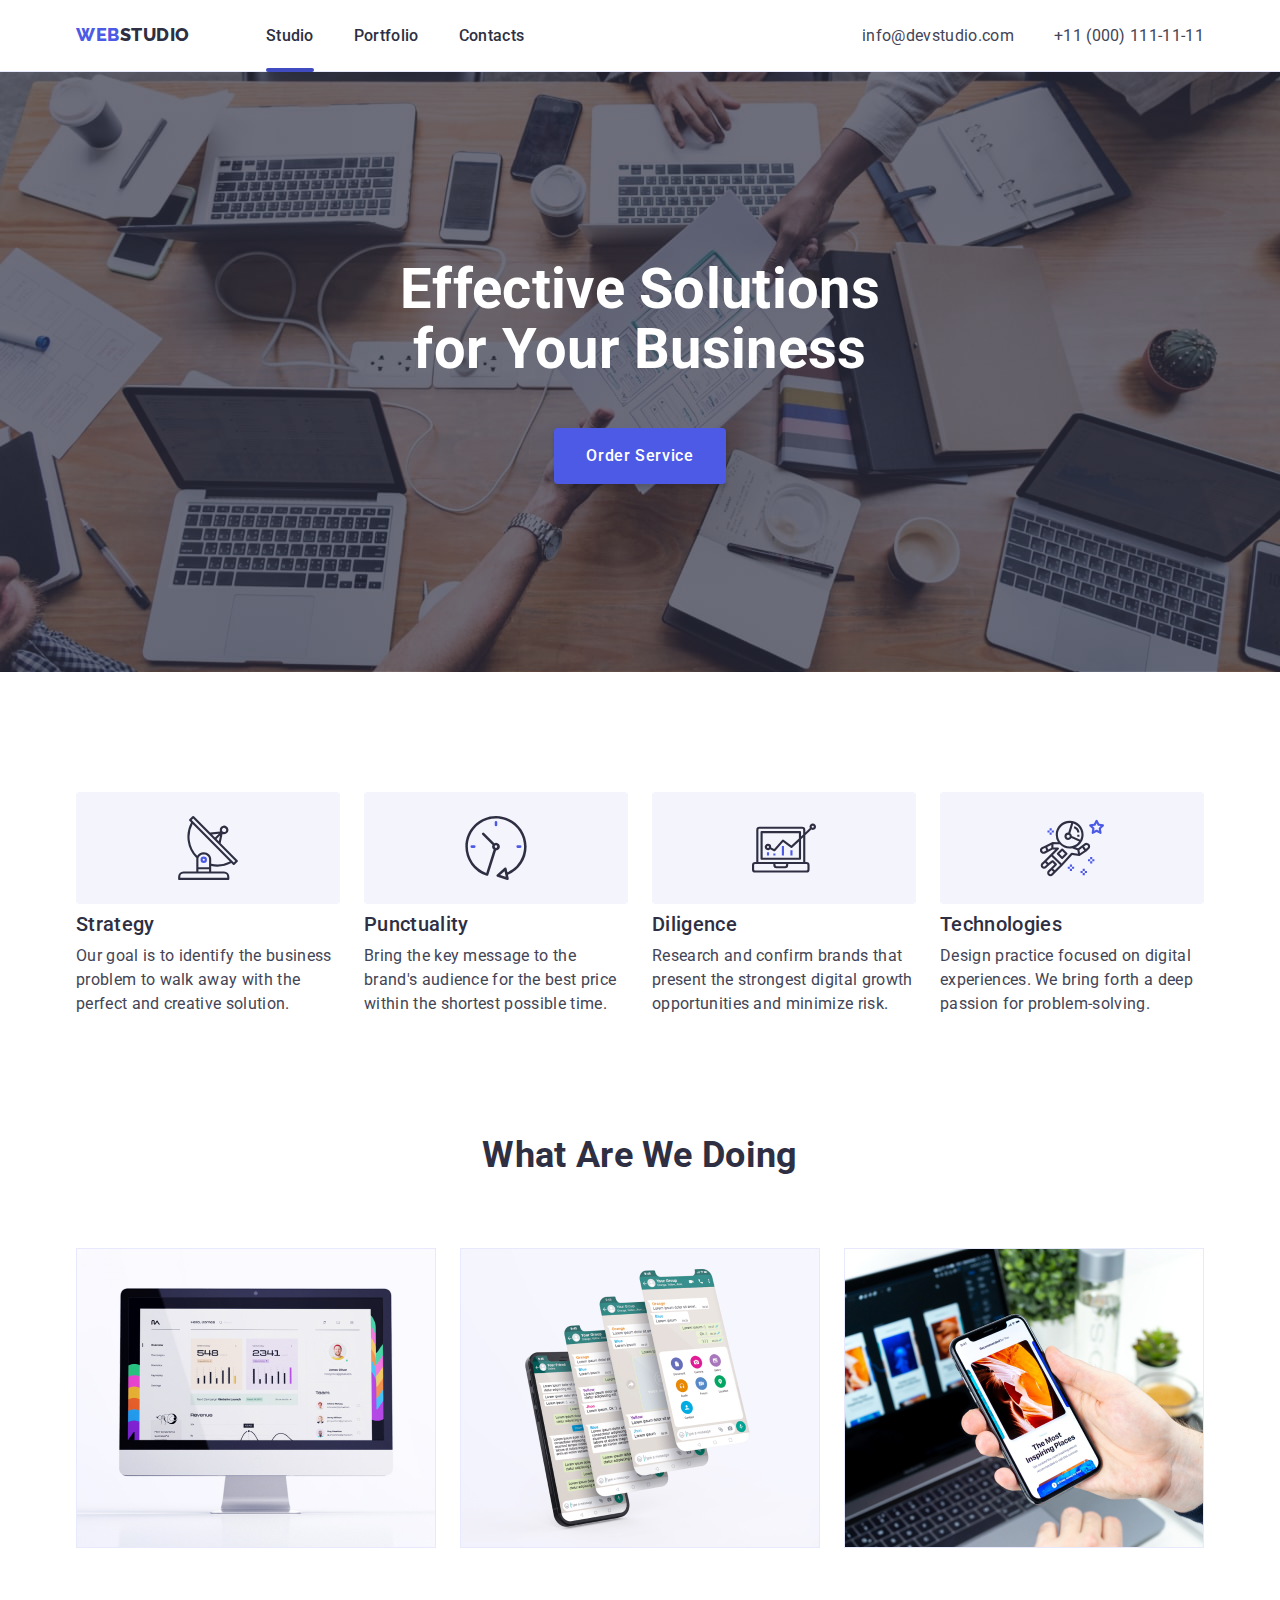
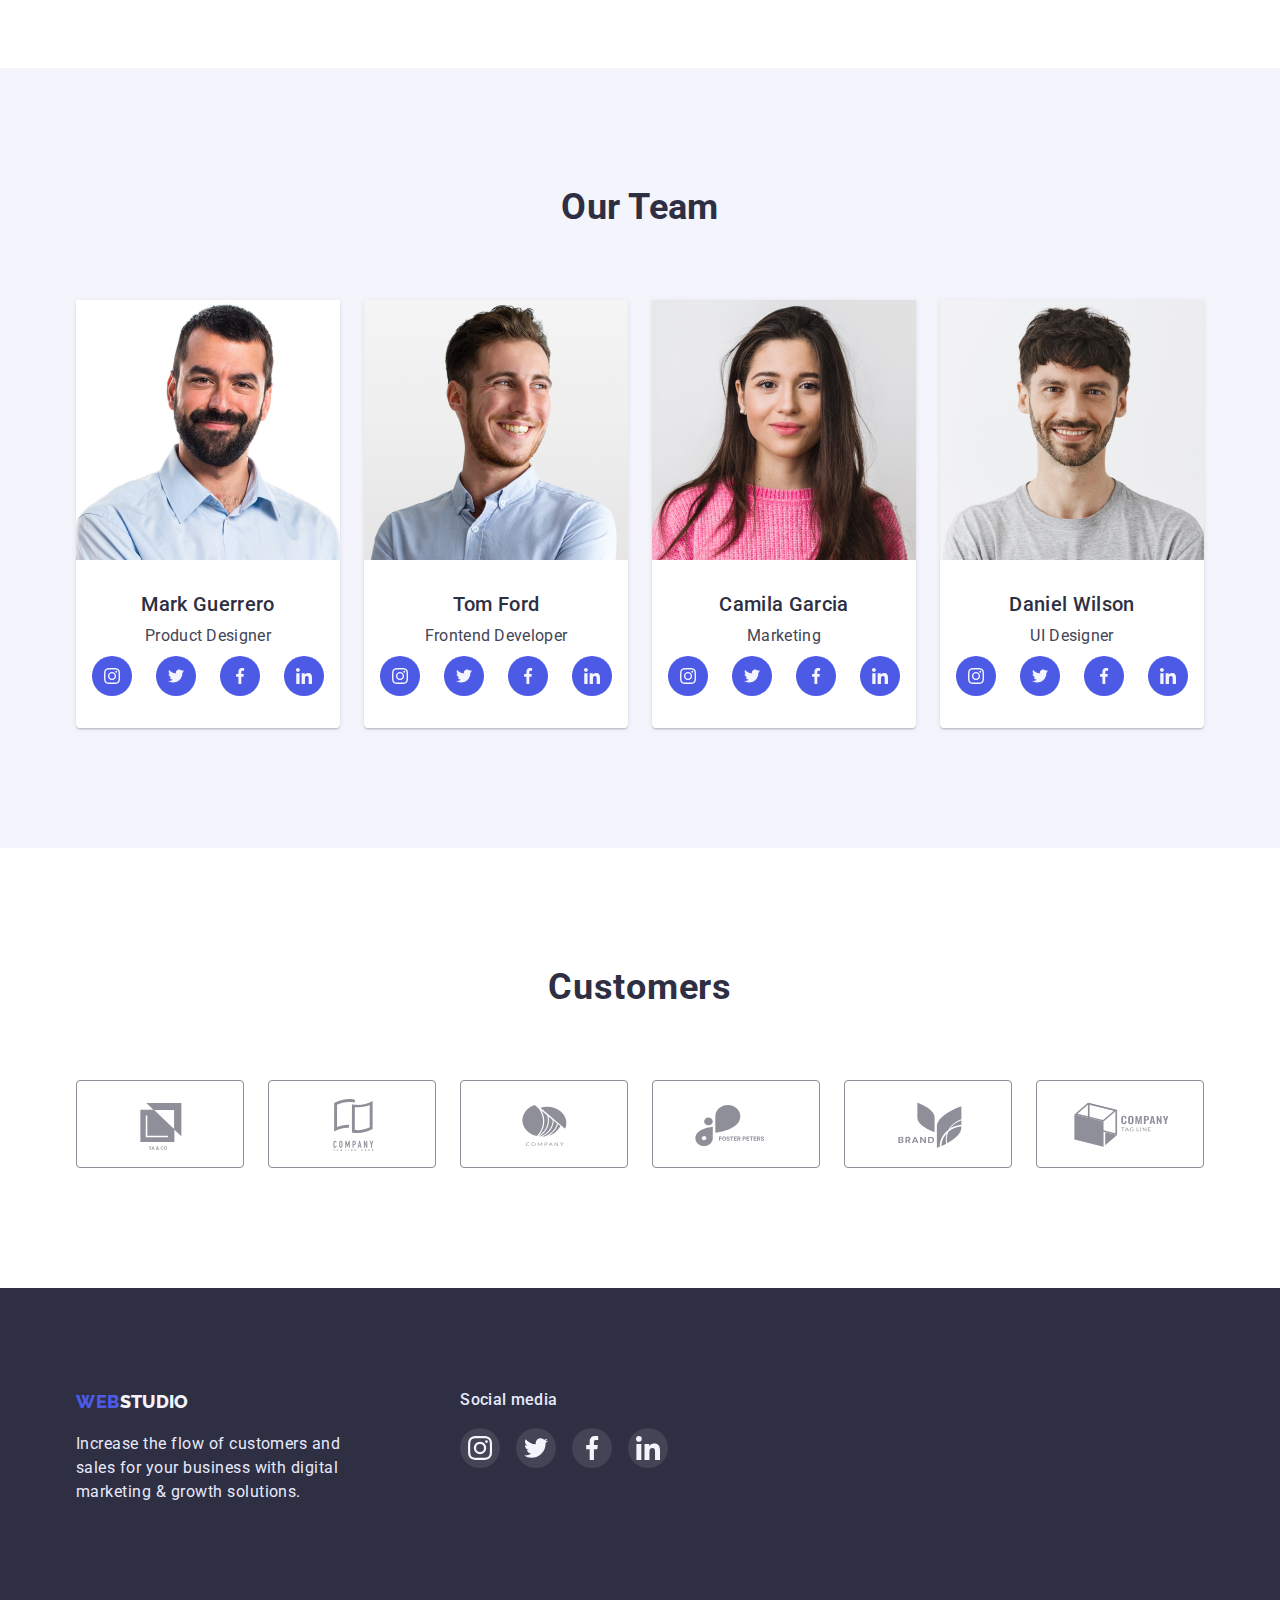
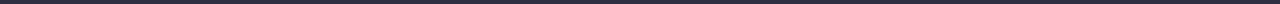
<file: index.html>
<!DOCTYPE html>
<html lang="en">
  <head>
    <title>WebStudio</title>
    <meta charset="UTF-8" />
    <meta http-equiv="X-UA-Compatible" content="IE=edge" />
    <meta name="viewport" content="width=device-width, initial-scale=1.0" />
    <link rel="preconnect" href="https://fonts.googleapis.com">
    <link rel="preconnect" href="https://fonts.gstatic.com" crossorigin>
    <link href="https://fonts.googleapis.com/css2?family=Montserrat:wght@200;300;400;500;600&family=Roboto:wght@100;300;400;500;700&display=swap" rel="stylesheet">
    <link rel="preconnect" href="https://fonts.googleapis.com">
    <link rel="preconnect" href="https://fonts.gstatic.com" crossorigin>
    <link href="https://fonts.googleapis.com/css2?family=Montserrat:wght@200;300;400;500;600&family=Raleway:wght@200;300;400;500;600;700;800&family=Roboto:wght@100;300;400;500;700&display=swap" rel="stylesheet">
    <link href="https://cdn.jsdelivr.net/npm/modern-normalize@1.1.0/modern-normalize.min.css" rel="stylesheet">
    <!-- <link rel="stylesheet" href="./css/reset.css"> -->
    <link rel="stylesheet" href="./css/styles.css">
  </head>
  <body>
    <header class="header">
        <div class="container">
          <nav>
            <a href="./index.html" class="logo"><span class="web">web</span><span class="studio">studio</span></a>

            <ul class="site_nav">
              <li class="line"><a href="./index.html">Studio</a></li>
              <li><a href="./portfolio.html" class="portfolio">Portfolio</a></li>
              <li><a href="">Contacts</a></li>
            </ul>
          </nav>
          <address class="address">
            <ul class="contact_info">
              <li class="email"><a href="mailto:info@devstudio.com">info@devstudio.com</a></li>
              <li class="phone_number"><a href="tel:+110001111111">+11 (000) 111-11-11</a></li>
            </ul>
          </address>
        </div>
    </header>
    
    <main>
      <!-- Section Hero -->
      <section class="hero section">
        <div class="container">
          <h1 class="hero_h1">Effective Solutions<br> for Your Business</h1>
          <button type="button" class="order_button" data_modal_open><span class="order_text">Order Service</span></button>
        </div>
        </section>
      <!-------------->

      <!-- Section1 -->
      <section class="section features-sect">
        <div class="container">
          <h2 class="visually_hidden">Features</h2>
          <ul class="features_ul">
            <li class="feature">
              <div class="icon_bg">
                <svg>
                  <use href="./images/icons.svg#icon-antenna" width="64" height="64">
                  </use>
                </svg>
              </div>
              <h3>Strategy</h3>
              <p>
                Our goal is to identify the business problem to walk away with the
                perfect and creative solution.
              </p>
            </li>
            <li class="feature">
              <div class="icon_bg">
                <svg>
                  <use href="./images/icons.svg#icon-clock" width="64" height="64">
                  </use>
                </svg>
              </div>
              <h3>Punctuality</h3>
              <p>
                Bring the key message to the brand's audience for the best price
                within the shortest possible time.
              </p>
            </li>
            <li class="feature">
              <div class="icon_bg">
                <svg>
                  <use href="./images/icons.svg#icon-diagram" width="64" height="64">
                  </use>
                </svg>
              </div>
              <h3>Diligence</h3>
              <p>
                Research and confirm brands that present the strongest digital
                growth opportunities and minimize risk.
              </p>
            </li>
            <li class="feature">
              <div class="icon_bg">
                <svg>
                  <use href="./images/icons.svg#icon-astronaut" width="64" height="64">
                  </use>
                </svg>
              </div>
              <h3>Technologies</h3>
              <p>
                Design practice focused on digital experiences. We bring forth a
                deep passion for problem-solving.
              </p>
            </li>
          </ul>
        </div>
      </section>
      <!-------------->

      <!-- Section2 -->
      <section class="examples_section section">
        <div class="container">
          <h2>What are we doing</h2>
          <ul class="examples">
            <li><img src="./images/img_1.jpg" alt="img_1" width="360"></li>
            <li><img src="./images/img_2.jpg" alt="img_2" width="360"></li>
            <li><img src="./images/img_3.jpg" alt="img_3" width="360"></li>
          </ul>
        </div>
      </section>
      <!-------------->

      <!-- Section3 -->
      <!-- Team Cards -->
      <section class="team_section section">
        <div class="container">
          <h2>Our Team</h2>
          <ul class="team_section_ul">

            <li class="team_card">
              <img src="./images/team_card_1.jpg" alt="Mark_Guerrero" width="264">
              <div class="team_txt">
                <h3>Mark Guerrero</h3>
                <p>Product Designer</p>
                <ul class="social_media_lnk">
                  <li>
                    <a href="#">
                      <svg>
                        <use href="./images/icons.svg#icon-instagram"></use>
                      </svg>
                    </a>
                  </li>
                  <li>
                    <a href="#">
                      <svg>
                        <use href="./images/icons.svg#icon-twitter"></use>
                      </svg>
                    </a>
                  </li>
                  <li>
                    <a href="#">
                      <svg>
                        <use href="./images/icons.svg#icon-facebook"></use>
                      </svg>
                    </a>
                  </li>
                  <li>
                    <a href="#">
                      <svg>
                        <use href="./images/icons.svg#icon-linkedin"></use>
                      </svg>
                    </a>
                    </a>
                  </li>
                </ul>
              </div>
              
            </li>
            <li class="team_card">

              <img src="./images/team_card_2.jpg" alt="Tom_Ford" width="264">

              <div class="team_txt">
                <h3>Tom Ford</h3>
                <p>Frontend Developer</p>
                <ul class="social_media_lnk">
                  <li>
                    <a href="#">
                      <svg>
                        <use href="./images/icons.svg#icon-instagram"></use>
                      </svg>
                    </a>
                  </li>
                  <li>
                    <a href="#">
                      <svg>
                        <use href="./images/icons.svg#icon-twitter"></use>
                      </svg>
                    </a>
                  </li>
                  <li>
                    <a href="#">
                      <svg>
                        <use href="./images/icons.svg#icon-facebook"></use>
                      </svg>
                    </a>
                  </li>
                  <li>
                    <a href="#">
                      <svg>
                        <use href="./images/icons.svg#icon-linkedin"></use>
                      </svg>
                    </a>
                    </a>
                  </li>
                </ul>
            </div>

            </li>

            <li class="team_card">
              <img src="./images/team_card_3.jpg" alt="Camila_Garcia" width="264">

              <div class="team_txt">
                <h3>Camila Garcia</h3>
                <p>Marketing</p>
                <ul class="social_media_lnk">
                  <li>
                    <a href="#">
                      <svg>
                        <use href="./images/icons.svg#icon-instagram"></use>
                      </svg>
                    </a>
                  </li>
                  <li>
                    <a href="#">
                      <svg>
                        <use href="./images/icons.svg#icon-twitter"></use>
                      </svg>
                    </a>
                  </li>
                  <li>
                    <a href="#">
                      <svg>
                        <use href="./images/icons.svg#icon-facebook"></use>
                      </svg>
                    </a>
                  </li>
                  <li>
                    <a href="#">
                      <svg>
                        <use href="./images/icons.svg#icon-linkedin"></use>
                      </svg>
                    </a>
                    </a>
                  </li>
                </ul>
            </div>

            </li>

            <li class="team_card">
              <img src="./images/team_card_4.jpg" alt="Daniel_Wilson" width="264">

              <div class="team_txt">
                <h3>Daniel Wilson</h3>
                <p>UI Designer</p>
                <ul class="social_media_lnk">
                  <li>
                    <a href="#">
                      <svg>
                        <use href="./images/icons.svg#icon-instagram"></use>
                      </svg>
                    </a>
                  </li>
                  <li>
                    <a href="#">
                      <svg>
                        <use href="./images/icons.svg#icon-twitter"></use>
                      </svg>
                    </a>
                  </li>
                  <li>
                    <a href="#">
                      <svg>
                        <use href="./images/icons.svg#icon-facebook"></use>
                      </svg>
                    </a>
                  </li>
                  <li>
                    <a href="#">
                      <svg>
                        <use href="./images/icons.svg#icon-linkedin"></use>
                      </svg>
                    </a>
                    </a>
                  </li>
                </ul>
            </div>

            </li>
          </ul>
        </div>
      </section>
      <section class="section customers">
            <div class="container">
                <h2>Customers</h2>
                <ul class="customers_list">
                    <li>
                        <a href="#">
                            <svg>
                                <use href="./images/icons.svg#icon-logo_1"></use>
                            </svg>
                        </a>
                    </li>
                    <li>
                        <a href="#">
                            <svg>
                                <use href="./images/icons.svg#icon-logo_2"></use>
                            </svg>
                        </a>
                    </li>
                    <li>
                        <a href="#">
                            <svg>
                                <use href="./images/icons.svg#icon-logo_3"></use>
                            </svg>
                        </a>
                    </li>
                    <li>
                        <a href="#">
                            <svg>
                                <use href="./images/icons.svg#icon-logo_4"></use>
                            </svg>
                        </a>
                    </li>
                    <li>
                        <a href="#">
                            <svg>
                                <use href="./images/icons.svg#icon-logo_5"></use>
                            </svg>
                        </a>
                    </li>
                    <li>
                        <a href="#">
                            <svg>
                                <use href="./images/icons.svg#icon-logo_6"></use>
                            </svg>
                        </a>
                    </li>
                </ul>
            </div>
        </section>
      <!-------------->
    </main>

    <footer class="footer">
      <!-- Footer -->
      <div class="container footer_cont">
        <div>
          <a class="logo" href="./index.html"><span class="web">web</span><span class="studio_white">studio</span></a>
          <p class="footer_txt">
            Increase the flow of customers and<br> sales for your business with digital<br>
            marketing & growth solutions.
          </p>
        </div>
        <div>
          <p class="s_m">Social media</p>
          <ul class="dark_social_media_lnk">
            <li>
              <a href="#">
                <svg>
                  <use href="./images/icons.svg#icon-instagram"></use>
                </svg>
              </a>
            </li>
            <li>
              <a href="#">
                <svg>
                  <use href="./images/icons.svg#icon-twitter"></use>
                </svg>
              </a>
            </li>
            <li>
              <a href="#">
                <svg>
                  <use href="./images/icons.svg#icon-facebook"></use>
                </svg>
              </a>
            </li>
            <li>
              <a href="#">
                <svg>
                  <use href="./images/icons.svg#icon-linkedin"></use>
                </svg>
              </a>
            </li>
          </ul>
        </div>
      </div>
    </footer>

    <div class="overlay is_hidden" data_modal>
      <div class="modal">
          <button class="close" data_modal_close><svg>
                  <use href="./images/icons.svg#icon-close"></use>
              </svg></button>
      </div>
  </div>
  <script src="./js/modal.js"></script>

  </body>
</html>
</file>
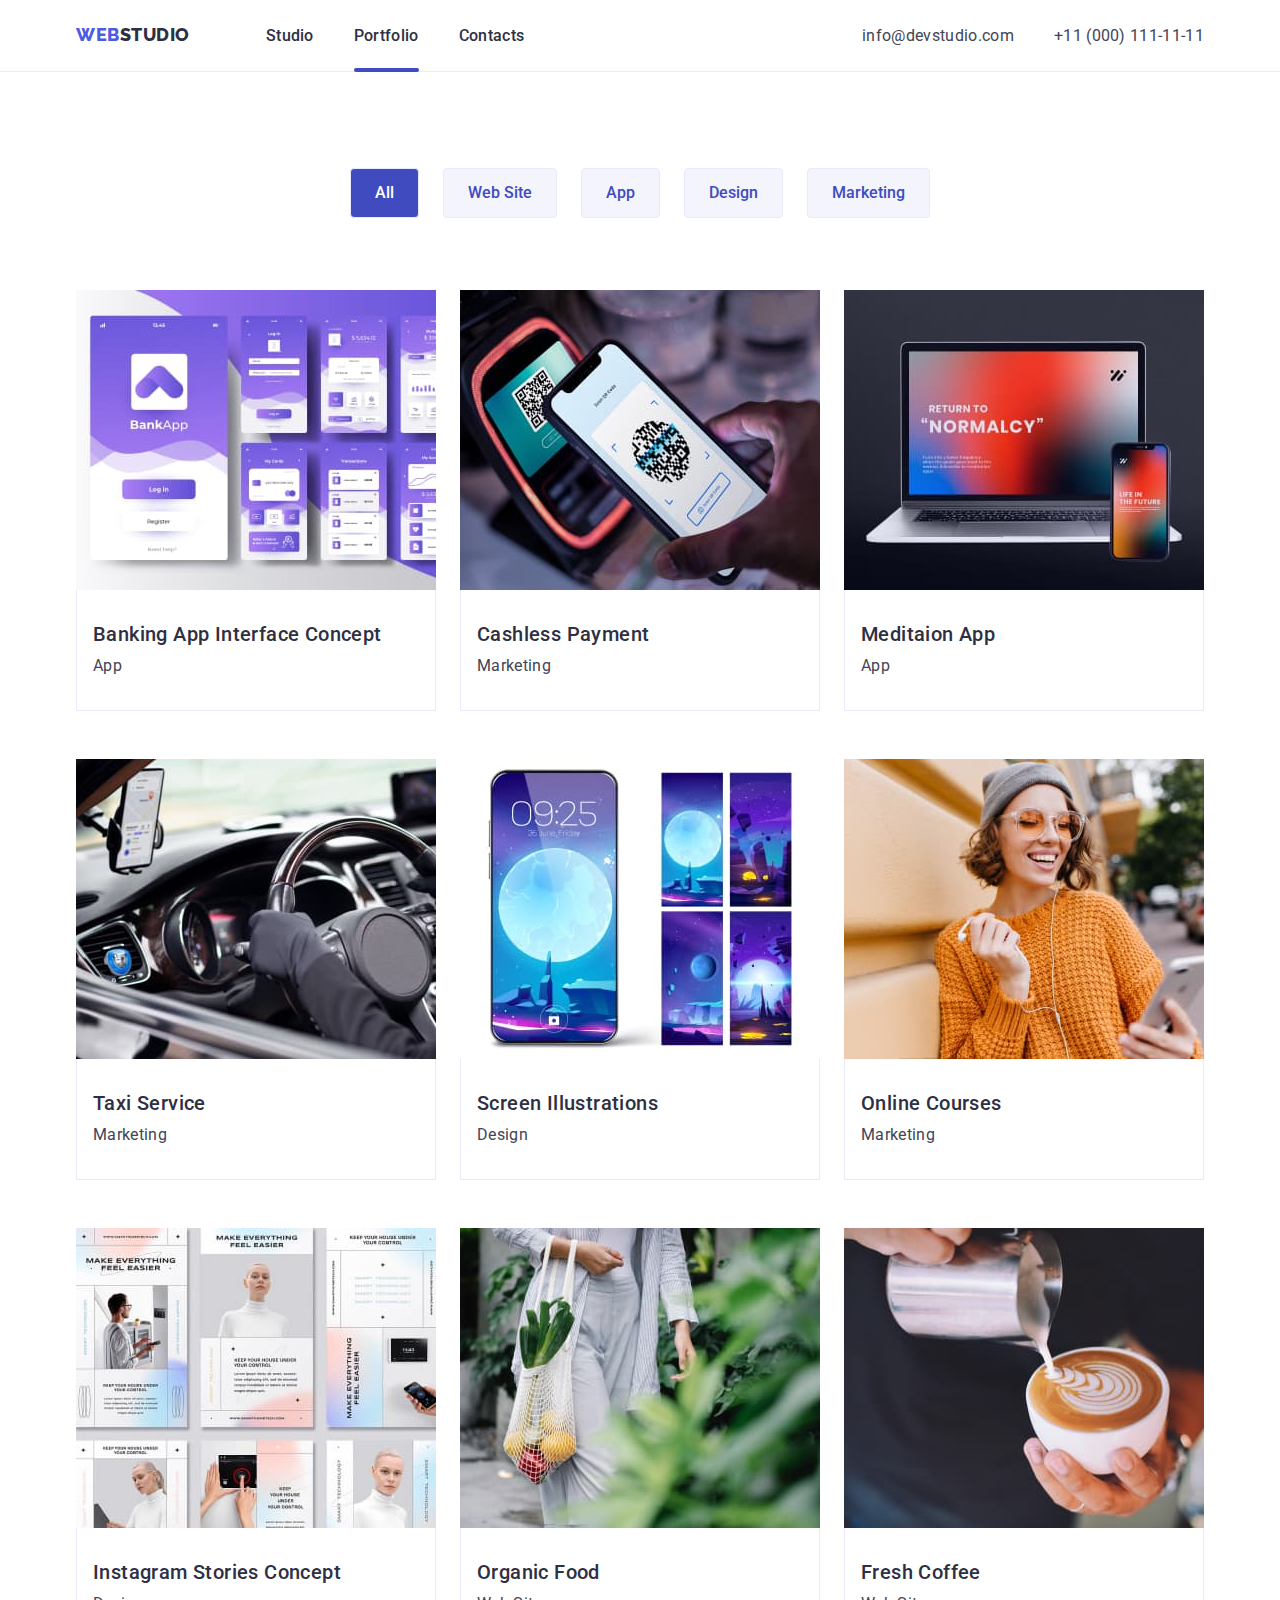
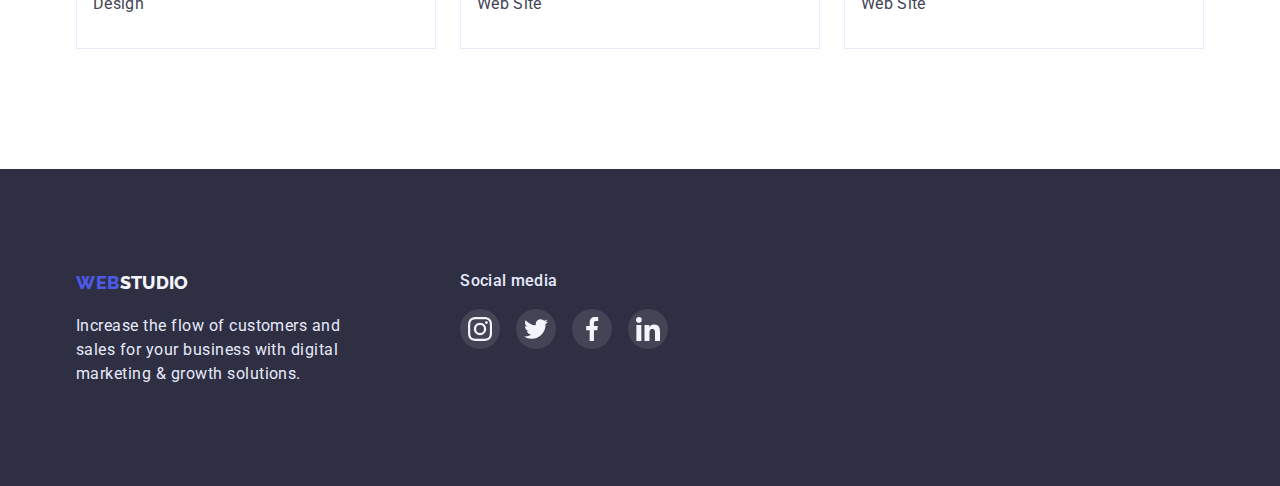
<file: portfolio.html>
<!DOCTYPE html>
<html lang="en">
	<head>
		<title>WebStudio</title>
		<meta charset="UTF-8" />
		<meta http-equiv="X-UA-Compatible" content="IE=edge" />
		<meta name="viewport" content="width=device-width, initial-scale=1.0" />
		<link rel="preconnect" href="https://fonts.googleapis.com" />
		<link rel="preconnect" href="https://fonts.gstatic.com" crossorigin />
		<link
			href="https://fonts.googleapis.com/css2?family=Raleway:wght@800&family=Roboto:wght@400;500;700;900&display=swap"
			rel="stylesheet"
		/>
		<link href="https://cdn.jsdelivr.net/npm/modern-normalize@1.1.0/modern-normalize.min.css" rel="stylesheet" />
		<link rel="stylesheet" href="./css/styles.css" type="text/css" />
		<!-- <link rel="stylesheet" href="./css/reset.css"> -->
	</head>

	<body>
		<header class="header">
			<div class="container">
				<nav>
					<a href="./index.html" class="logo"><span class="web">web</span><span class="studio">studio</span></a>

					<ul class="site_nav">
						<li><a href="./index.html">Studio</a></li>
						<li class="line"><a href="./portfolio.html" class="portfolio">Portfolio</a></li>
						<li><a href="#">Contacts</a></li>
					</ul>
				</nav>
				<address class="address">
					<ul class="contact_info">
						<li class="email"><a href="mailto:info@devstudio.com">info@devstudio.com</a></li>
						<li class="phone_number"><a href="tel:+110001111111">+11 (000) 111-11-11</a></li>
					</ul>
				</address>
			</div>
		</header>
		<main>
			<section class="section filter">
				<div class="container">
					<h1 class="visually_hidden">Portfolio</h1>
					<ul class="filter_ul">
						<li class="filter_button"><button type="button" class="filter_but">All</button></li>
						<li class="filter_button"><button type="button" class="filter_but">Web Site</button></li>
						<li class="filter_button"><button type="button" class="filter_but">App</button></li>
						<li class="filter_button"><button type="button" class="filter_but">Design</button></li>
						<li class="filter_button"><button type="button" class="filter_but">Marketing</button></li>
					</ul>
					<ul class="portfolio_ul">
						<li class="portfolio_item">
							<a href="#">
								<div class="portfolio_overlay">
									<img src="./images/Banking-App.jpg" alt="Banking-App" width="360" />
									<div>
										<p>
											Lorem ipsum, dolor sit amet consectetur adipisicing elit. Accusantium natus nemo vitae dolor
											aperiam reprehenderit blanditiis accusamus odio deserunt minus temporibus esse quod, beatae rerum
											eveniet perspiciatis unde provident aliquam.
										</p>
									</div>
								</div>

								<div class="portfolio_card_txt">
									<h2>Banking App Interface Concept</h2>
									<p>App</p>
								</div>
							</a>
						</li>
						<li class="portfolio_item">
							<a href="#">
								<div class="portfolio_overlay">
									<img src="./images/Cashless-Payment.jpg" alt="Cashless-Payment" width="360" />
									<div>
										<p>
											Lorem ipsum, dolor sit amet consectetur adipisicing elit. Accusantium natus nemo vitae dolor
											aperiam reprehenderit blanditiis accusamus odio deserunt minus temporibus esse quod, beatae rerum
											eveniet perspiciatis unde provident aliquam.
										</p>
									</div>
								</div>

								<div class="portfolio_card_txt">
									<h2>Cashless Payment</h2>
									<p>Marketing</p>
								</div>
							</a>
						</li>
						<li class="portfolio_item">
							<a href="#">
								<div class="portfolio_overlay">
									<img src="./images/Meditation-App.jpg" alt="Meditation-App" width="360" />
									<div>
										<p>
											Lorem ipsum, dolor sit amet consectetur adipisicing elit. Accusantium natus nemo vitae dolor
											aperiam reprehenderit blanditiis accusamus odio deserunt minus temporibus esse quod, beatae rerum
											eveniet perspiciatis unde provident aliquam.
										</p>
									</div>
								</div>

								<div class="portfolio_card_txt">
									<h2>Meditaion App</h2>
									<p>App</p>
								</div>
							</a>
						</li>
						<li class="portfolio_item">
							<a href="#">
								<div class="portfolio_overlay">
									<img src="./images/Taxi-Service.jpg" alt="Taxi-Service" width="360" />
									<div>
										<p>
											Lorem ipsum, dolor sit amet consectetur adipisicing elit. Accusantium natus nemo vitae dolor
											aperiam reprehenderit blanditiis accusamus odio deserunt minus temporibus esse quod, beatae rerum
											eveniet perspiciatis unde provident aliquam.
										</p>
									</div>
								</div>

								<div class="portfolio_card_txt">
									<h2>Taxi Service</h2>
									<p>Marketing</p>
								</div>
							</a>
						</li>
						<li class="portfolio_item">
							<a href="#">
								<div class="portfolio_overlay">
									<img src="./images/Screen-Illustrations.jpg" alt="Screen-Illustrations" width="360" />
									<div>
										<p>
											Lorem ipsum, dolor sit amet consectetur adipisicing elit. Accusantium natus nemo vitae dolor
											aperiam reprehenderit blanditiis accusamus odio deserunt minus temporibus esse quod, beatae rerum
											eveniet perspiciatis unde provident aliquam.
										</p>
									</div>
								</div>

								<div class="portfolio_card_txt">
									<h2>Screen Illustrations</h2>
									<p>Design</p>
								</div>
							</a>
						</li>
						<li class="portfolio_item">
							<a href="#">
								<div class="portfolio_overlay">
									<img src="./images/Online-Courses.jpg" alt="Online-Courses" width="360" />
									<div>
										<p>
											Lorem ipsum, dolor sit amet consectetur adipisicing elit. Accusantium natus nemo vitae dolor
											aperiam reprehenderit blanditiis accusamus odio deserunt minus temporibus esse quod, beatae rerum
											eveniet perspiciatis unde provident aliquam.
										</p>
									</div>
								</div>

								<div class="portfolio_card_txt">
									<h2>Online Courses</h2>
									<p>Marketing</p>
								</div>
							</a>
						</li>
						<li class="portfolio_item">
							<a href="#">
								<div class="portfolio_overlay">
									<img src="./images/InstaStories.jpg" alt="InstaStories" width="360" />
									<div>
										<p>
											Lorem ipsum, dolor sit amet consectetur adipisicing elit. Accusantium natus nemo vitae dolor
											aperiam reprehenderit blanditiis accusamus odio deserunt minus temporibus esse quod, beatae rerum
											eveniet perspiciatis unde provident aliquam.
										</p>
									</div>
								</div>

								<div class="portfolio_card_txt">
									<h2>Instagram Stories Concept</h2>
									<p>Design</p>
								</div>
							</a>
						</li>
						<li class="portfolio_item">
							<a href="#">
								<div class="portfolio_overlay">
									<img src="./images/Organic-Food.jpg" alt="Organic-Food" width="360" />
									<div>
										<p>
											Lorem ipsum, dolor sit amet consectetur adipisicing elit. Accusantium natus nemo vitae dolor
											aperiam reprehenderit blanditiis accusamus odio deserunt minus temporibus esse quod, beatae rerum
											eveniet perspiciatis unde provident aliquam.
										</p>
									</div>
								</div>

								<div class="portfolio_card_txt">
									<h2>Organic Food</h2>
									<p>Web Site</p>
								</div>
							</a>
						</li>
						<li class="portfolio_item">
							<a href="#">
								<div class="portfolio_overlay">
									<img src="./images/Coffee.jpg" alt="Fresh-Coffee" width="360" />
									<div>
										<p>
											Lorem ipsum, dolor sit amet consectetur adipisicing elit. Accusantium natus nemo vitae dolor
											aperiam reprehenderit blanditiis accusamus odio deserunt minus temporibus esse quod, beatae rerum
											eveniet perspiciatis unde provident aliquam.
										</p>
									</div>
								</div>

								<div class="portfolio_card_txt">
									<h2>Fresh Coffee</h2>
									<p>Web Site</p>
								</div>
							</a>
						</li>
					</ul>
				</div>
			</section>
		</main>
		<footer class="footer">
			<!-- Footer -->
			<div class="container footer_cont">
				<div>
					<a class="logo" href="./index.html"><span class="web">web</span><span class="studio_white">studio</span></a>
					<p class="footer_txt">
						Increase the flow of customers and<br />
						sales for your business with digital<br />
						marketing & growth solutions.
					</p>
				</div>
				<div>
					<p class="s_m">Social media</p>
					<ul class="dark_social_media_lnk">
						<li>
							<a href="#">
								<svg>
									<use href="./images/icons.svg#icon-instagram"></use>
								</svg>
							</a>
						</li>
						<li>
							<a href="#">
								<svg>
									<use href="./images/icons.svg#icon-twitter"></use>
								</svg>
							</a>
						</li>
						<li>
							<a href="#">
								<svg>
									<use href="./images/icons.svg#icon-facebook"></use>
								</svg>
							</a>
						</li>
						<li>
							<a href="#">
								<svg>
									<use href="./images/icons.svg#icon-linkedin"></use>
								</svg>
							</a>
						</li>
					</ul>
				</div>
			</div>
		</footer>
	</body>
</html>
</file>
<file: css/styles.css>
*,
*::after,
*::before {
	box-sizing: border-box;
}
li,
h1,
h2,
h3,
h4,
h5,
h6,
p,
ul {
	margin: 0;
	padding: 0;
}

*:hover,
*:focus {
	transition: 0.25s cubic-bezier(0.4, 0, 0.2, 1);
}

img {
	display: block;
	max-width: 100%;
	height: auto;
}
.visually_hidden {
	position: absolute;
	width: 1px;
	height: 1px;
	margin: -1px;
	border: 0;
	padding: 0;

	white-space: nowrap;
	clip-path: inset(100%);
	clip: rect(0 0 0 0);
	overflow: hidden;
}

:root {
	--main_color: #4d5ae5;
	--main_color_transparent: #4d5ae5e1;
	--pressed_color: #404bbf;
	--dark_color: #2e2f42;
	--success_color: #31d0aa;
	--body_color: #434455;
	--secondary_color: #8e8f99;
	--accent_color: #e7e9fc;
	--light_color: #f4f4fd;
	--overlay_color: #2e2f4266;
	--hero_color: #2e2f42b2;
	--white_color: #ffffff;
	--modal_color: #fcfcfc;
	--modal_overlay_color: #2e2f4266;
	--customers_background: white;
}

body {
	color: var(--body_color);
	font-family: 'Roboto', 'Arial', sans-serif;
	line-height: 1.5;
	letter-spacing: 0.02em;
	font-size: 16px;
}

.container {
	width: 1158px;
	margin-left: auto;
	margin-right: auto;
	padding-left: 15px;
	padding-right: 15px;
}
/* ------------------------------ */
/* HW_3 */
.section {
	padding-bottom: 120px;
	padding-top: 120px;
}

.logo {
	display: flex;
	margin-right: 76px;
}

.site_nav {
	display: flex;
}

.header .container nav {
	display: flex;
	align-items: baseline;
}

.header .container nav li {
	display: block;
	margin-right: 40px;
}

.header .container nav li:last-child {
	margin: 0;
	padding: 0;
}

.address ul {
	display: flex;
	padding-top: 24px;
	padding-bottom: 24px;
	margin: auto;
	list-style: none;
}

.contact_info li + li {
	margin-left: 40px;
}

.header .container {
	display: flex;
	align-items: baseline;
	justify-content: space-between;
}

.footer .logo {
	text-decoration: none;
	text-transform: uppercase;
}

.hero .section {
	padding-top: 188px;
	padding-bottom: 188px;
}

.features_ul {
	list-style: none;
	display: flex;
	gap: 24px;
}
.features_ul h3{
	margin-bottom: 8px;
}

.team-section h2 {
	text-align: center;
	text-transform: capitalize;
	font-family: 'Roboto', sans-serif;
	font-style: normal;
	font-weight: 700;
	font-size: 36px;
	line-height: 40px;
	margin-bottom: 72px;
}
.team_card {
	background-color: var(--white_color);
}
.team_card h3 {
	margin-bottom: 8px;
}

.section.footer {
	padding-top: 101.5px;
	padding-bottom: 100px;
}

.footer_txt {
	margin-top: 17.5px;
	letter-spacing: 0.03em;
}

.filter_button button {
	background-color: var(--light_color);
	border: 1px solid var(--accent_color);
	border-radius: 4px;
	color: var(--pressed_color);
	font-family: inherit;
	font-weight: 500;
	font-size: 16px;
	line-height: 1.5;
	transition: color 0.25s cubic-bezier(0.4, 0, 0.2, 1), box-shadow 0.25s cubic-bezier(0.4, 0, 0.2, 1);
	padding-top: 12px;
	padding-bottom: 12px;
	padding-left: 24px;
	padding-right: 24px;
}

.filter_button button:hover {
	cursor: pointer;
	box-shadow: 0px 3px 1px rgba(0, 0, 0, 0.1), 0px 2px 1px rgba(0, 0, 0, 0.08), 0px 2px 2px rgba(0, 0, 0, 0.12);
}

.filter_button:first-child button {
	color: var(--white_color);
	background-color: var(--main_color);
}

.filter_ul {
	display: flex;
	justify-content: center;
	align-items: center;
	list-style: none;
	gap: 24px;
	margin-bottom: 72px;
}

.filter {
	padding-top: 96px;
}

.portfolio_ul {
	margin-right: -24px;
	margin-bottom: -48px;
	list-style: none;
	display: flex;
	flex-direction: row;
	flex-wrap: wrap;
	align-items: center;
	justify-content: center;
}

.portfolio_item {
	margin-bottom: 48px;
	margin-right: 24px;
}
.portfolio_item a {
	display: block;
	text-decoration: none;
}
.portfolio_item a:hover {
	transition: box-shadow 0.25s cubic-bezier(0.4, 0, 0.2, 1);
	box-shadow: 0px 1px 6px rgba(46, 47, 66, 0.08), 0px 1px 1px rgba(46, 47, 66, 0.16), 0px 2px 1px rgba(46, 47, 66, 0.08);
}

.portfolio_card_txt {
	padding-left: 16px;
	padding-bottom: 32px;
	padding-top: 32px;
	border-left: 1px solid var(--accent_color);
	border-right: 1px solid var(--accent_color);
	border-bottom: 1px solid var(--accent_color);
}

.portfolio_card_txt h2 {
	margin-bottom: 8px;
}
.portfolio_card_txt p {
	font-style: normal;
	font-size: 16px;
	line-height: 1.5;
	letter-spacing: 0.02em;
	color: #434455;
}
/* ------------------------------ */
.header {
	display: flex;
	justify-content: space-between;
	border-bottom: 1px solid var(--accent_color);
	top: 0;
	height: 72px;
}
.header nav {
	display: flex;
}
.logo {
	text-decoration: none;
	text-transform: uppercase;
}
.web,
.studio {
	font-family: 'Raleway', sans-serif;
	font-style: normal;
	font-weight: 800;
	font-size: 18px;
	letter-spacing: 0.03em;
}
.site_nav a:active,
.site_nav a:hover,
.contact_info a:hover,
.contact_info a:active {
	color: var(--pressed_color);
	transition: color 0.25s cubic-bezier(0.4, 0, 0.2, 1);
}

.contact_info:focus,
.site_nav:focus {
	color: var(--pressed_color);
	transition: color 0.25s cubic-bezier(0.4, 0, 0.2, 1);
}

.web {
	color: var(--main_color);
	font-family: 'Raleway', sans-serif;
}

.studio {
	color: var(--dark_color);
	font-family: 'Raleway', sans-serif;
	font-style: normal;
	font-weight: 800;
	font-size: 18px;
}

.studio_white {
	color: var(--light_color);
	font-family: 'Raleway', sans-serif;
	font-style: normal;
	font-weight: 800;
	font-size: 18px;
}

.site_nav {
	font-family: inherit;
	font-weight: 500;
}

.site_nav > li {
	font-weight: 500;
	font-size: 16px;
}
.email > a,
.phone_number > a {
	font-style: normal;
	font-size: 16px;
	color: var(--body_color);
}
/* HW_4 */
.hero {
	background-image: linear-gradient(var(--hero_color), var(--hero_color)), url(../images/hero_bg.jpg);
	background-size: cover;
	background-repeat: no-repeat;
	background-position: center;
	padding-top: 188px;
	padding-bottom: 188px;
	max-width: 1440px;
	margin: auto;
}

.hero_h1 {
	font-weight: 700;
	font-size: 56px;
	line-height: 1.07;
	text-align: center;
	color: var(--white_color);
	margin-bottom: 48px;
}

.order_button {
	margin-left: auto;
	margin-right: auto;
	background-color: var(--main_color);
	border-radius: 4px;
	box-shadow: 0px 4px 4px rgba(0, 0, 0, 0.15);
	border: none;
	padding: 16px 32px;
	cursor: pointer;
	display: block;
}

.order_button:hover {
	background-color: var(--pressed_color);
	transition: background-color 0.25s cubic-bezier(0.4, 0, 0.2, 1);
}

.order_text {
	font-family: 'Roboto', sans-serif;
	font-weight: 500;
	font-size: 16px;
	line-height: 1.5;
	letter-spacing: 0.04em;
	color: var(--white_color);
}

.site_nav a {
	text-decoration: none;
	color: var(--dark_color);
}

.contact_info a {
	text-decoration: none;
}

.feature > h3 {
	font-weight: 500;
	font-size: 20px;
	line-height: 1.2;
	color: var(--dark_color);
}
.examples {
	list-style: none;
	display: flex;
	gap: 24px;
}
.examples_section {
	padding-top: 0;
}
.examples_section h2 {
	margin-bottom: 72px;
	font-weight: 700;
	font-size: 36px;
	line-height: 1.11;
	color: var(--dark_color);
	text-transform: capitalize;
	text-align: center;
}

.team_section {
	background-color: var(--light_color);
}

.team_section h2 {
	margin-bottom: 72px;
	font-weight: 700;
	font-size: 36px;
	line-height: 1.11;
	text-transform: capitalize;
	color: var(--dark_color);
	text-align: center;
}

.team_section p {
	margin-bottom: 8px;
}

.team_section_ul {
	text-align: center;
	list-style: none;
	display: flex;
	gap: 24px;
}

/* HW_4 */
/* Media_links */
.social_media_lnk {
	display: flex;
	justify-content: space-between;
	list-style: none;
	padding-left: 16px;
	padding-right: 16px;
}
/* .social_media_lnk li{
    max-height: 40px;
} */
.social_media_lnk li a {
	display: inline-flex;
	justify-content: center;
	align-items: center;
	background-color: var(--main_color);
	width: 40px;
	height: 40px;
	border-radius: 9999px;
}
.social_media_lnk li a:hover,
.social_media_lnk li a:focus {
	background-color: var(--pressed_color);
	transition: background-color 0.25s cubic-bezier(0.4, 0, 0.2, 1);
}
.social_media_lnk li svg {
	max-width: 16px;
	max-height: 16px;
}

.icon_bg svg {
	max-width: 64px;
	max-height: 64px;
	display: block;
	justify-content: center;
	align-items: center;
}

.icon_bg {
	height: 112px;
	width: 264px;
	border-radius: 4px;
	background-color: #f4f4fd;
	display: flex;
	margin-bottom: 8px;
	align-items: center;
	justify-content: center;
}
.customers {
	background-color: var(--customers_background);
	text-align: center;
	letter-spacing: 0.02em;
	line-height: 1.11;
	font-weight: 700;
	font-size: 36px;
}

.customers h2 {
	letter-spacing: 0.02em;
	line-height: 1.11;
	font-weight: 700;
	font-size: 36px;
	color: var(--dark_color);
	margin-bottom: 72px;
}

.customers_list {
	display: flex;
	list-style: none;
	justify-content: space-between;
}

.customers_list li svg {
	max-width: 104px;
	max-height: 56px;
	fill: var(--secondary_color);
}

.customers_list li a {
	display: flex;
	align-items: center;
	justify-content: center;
	fill: var(--secondary_color);
	height: 88px;
	width: 168px;
	border: 1px solid var(--secondary_color);
	border-radius: 4px;
}
.customers_list li a:focus svg,
.customers_list li a:hover svg {
	fill: var(--pressed_color);
	transition: fill 250ms cubic-bezier(0.4, 0, 0.2, 1);
}
.customers_list li a:focus,
.customers_list li a:hover {
	border-color: var(--pressed_color);
	transition: border-color 250ms cubic-bezier(0.4, 0, 0.2, 1);
}

.footer_cont {
	display: flex;
	gap: 120px;
}

.dark_social_media_lnk {
	display: flex;
	justify-content: space-between;
	list-style: none;
	gap: 16px;
}
.s_m {
	font-weight: 500;
	line-height: 1.5;
	letter-spacing: 0.02em;
	color: var(--white_color);
	margin-bottom: 16px;
}
.dark_social_media_lnk li a {
	display: inline-flex;
	justify-content: center;
	align-items: center;
	background-color: #ffffff1a;

	width: 40px;
	height: 40px;
	border-radius: 9999px;
}
.dark_social_media_lnk li a:hover,
.dark_social_media_lnk li a:focus {
	background-color: var(--success_color);
	transition: background-color 0.25s cubic-bezier(0.4, 0, 0.2, 1);
}

.dark_social_media_lnk li svg {
	max-width: 24px;
	max-height: 24px;
}

/* ---------------------------------------------------- */

.team_txt {
	padding-top: 32px;
	padding-bottom: 32px;
}

.team_card {
	box-shadow: 0px 1px 6px rgba(46, 47, 66, 0.08), 0px 1px 1px rgba(46, 47, 66, 0.16), 0px 2px 1px rgba(46, 47, 66, 0.08);
	border-radius: 0px 0px 4px 4px;
}

.team_card h3 {
	font-weight: 500;
	font-size: 20px;
	line-height: 1.2;
	color: var(--dark_color);
}
.footer {
	padding-top: 100px;
	padding-bottom: 100px;
	background-color: var(--dark_color);
}
.footer p {
	color: var(--accent_color);
}

.filter_button > button {
	border: 1px solid var(--accent_color);
	border-radius: 4px;
	color: var(--pressed_color);
	font-family: inherit;
	font-weight: 500;
	font-size: 16px;
	line-height: 1.5;
}

.filter_button > button:hover {
	cursor: pointer;
	box-shadow: 0px 3px 1px rgba(0, 0, 0, 0.1), 0px 2px 1px rgba(0, 0, 0, 0.08), 0px 2px 2px rgba(0, 0, 0, 0.12);
	background-color: var(--pressed_color);
	color: var(--white_color);
	transition: color 0.25s cubic-bezier(0.4, 0, 0.2, 1), background-color 0.25s cubic-bezier(0.4, 0, 0.2, 1), box-shadow 0.25s cubic-bezier(0.4, 0, 0.2, 1);
}

.filter_button:first-child > button {
	color: var(--white_color);
	background-color: var(--pressed_color);
}

.portfolio_item h2 {
	color: var(--dark_color);
	font-weight: 500;
	font-size: 20px;
	line-height: 1.2;
	letter-spacing: 0.02em;
	font-family: inherit;
}

/* -------------------------------------- */
/* HW_5 */
.overlay {
	z-index: 1;
	display: flex;
	align-items: center;
	justify-content: center;
	position: fixed;
	height: 100%;
	width: 100%;
	background-color: var(--modal_overlay_color);
	top: 0;
	left: 0;
	pointer-events: all;
	transition: opacity 0.25s cubic-bezier(0.4, 0, 0.2, 1);
}

.modal {
	position: relative;
	display: flex;
	flex-direction: column;

	background-color: var(--modal_color);
	width: 408px;
	border-radius: 4px;
	z-index: 2;

	box-shadow: 0px 1px 1px rgba(0, 0, 0, 0.14), 0px 1px 3px rgba(0, 0, 0, 0.12), 0px 2px 1px rgba(0, 0, 0, 0.2);
}

.close {
	display: flex;

	position: absolute;
	top: 24px;
	right: 24px;

	width: 24px;
	height: 24px;

	cursor: pointer;

	border-radius: 50%;
	border: 1px solid rgba(0, 0, 0, 0.1);
	background-color: var(--accent_color);
}

.close:hover,
.close:focus {
	background-color: var(--pressed_color);
	transition: background-color 0.25s cubic-bezier(0.4, 0, 0.2, 1);
	
}

.close svg {
	margin: auto;
	width: 8px;
	height: 8px;
}
.close:hover svg{
	transition: fill 0.25s cubic-bezier(0.4, 0, 0.2, 1);
	fill: var(--white_color);
}

.is_hidden {
	opacity: 0;
	pointer-events: none;
}
/* ---------------------------------------------------- */

.line::after {
	content: '';
	width: 100%;
	height: 4px;
	left: 0;
	bottom: 0;
	display: block;
	background-color: var(--pressed_color);
	border-radius: 2px;
	margin-top: 20px;
}

.portfolio_overlay {
	position: relative;
	overflow: hidden;
}

.portfolio_overlay div {
	background-color: var(--main_color_transparent);
	position: absolute;
	width: 100%;
	height: 100%;

	color: var(--light_color);
	padding-left: 32px;
	padding-top: 40px;
	padding-right: 32px;

	transform: translateY(0);
	transition: transform 0.25s cubic-bezier(0.4, 0, 0.2, 1);
}

.portfolio_item > a:hover .portfolio_overlay div {
	transform: translateY(-100%);
	transition: transform 0.25s cubic-bezier(0.4, 0, 0.2, 1);
}
</file>
